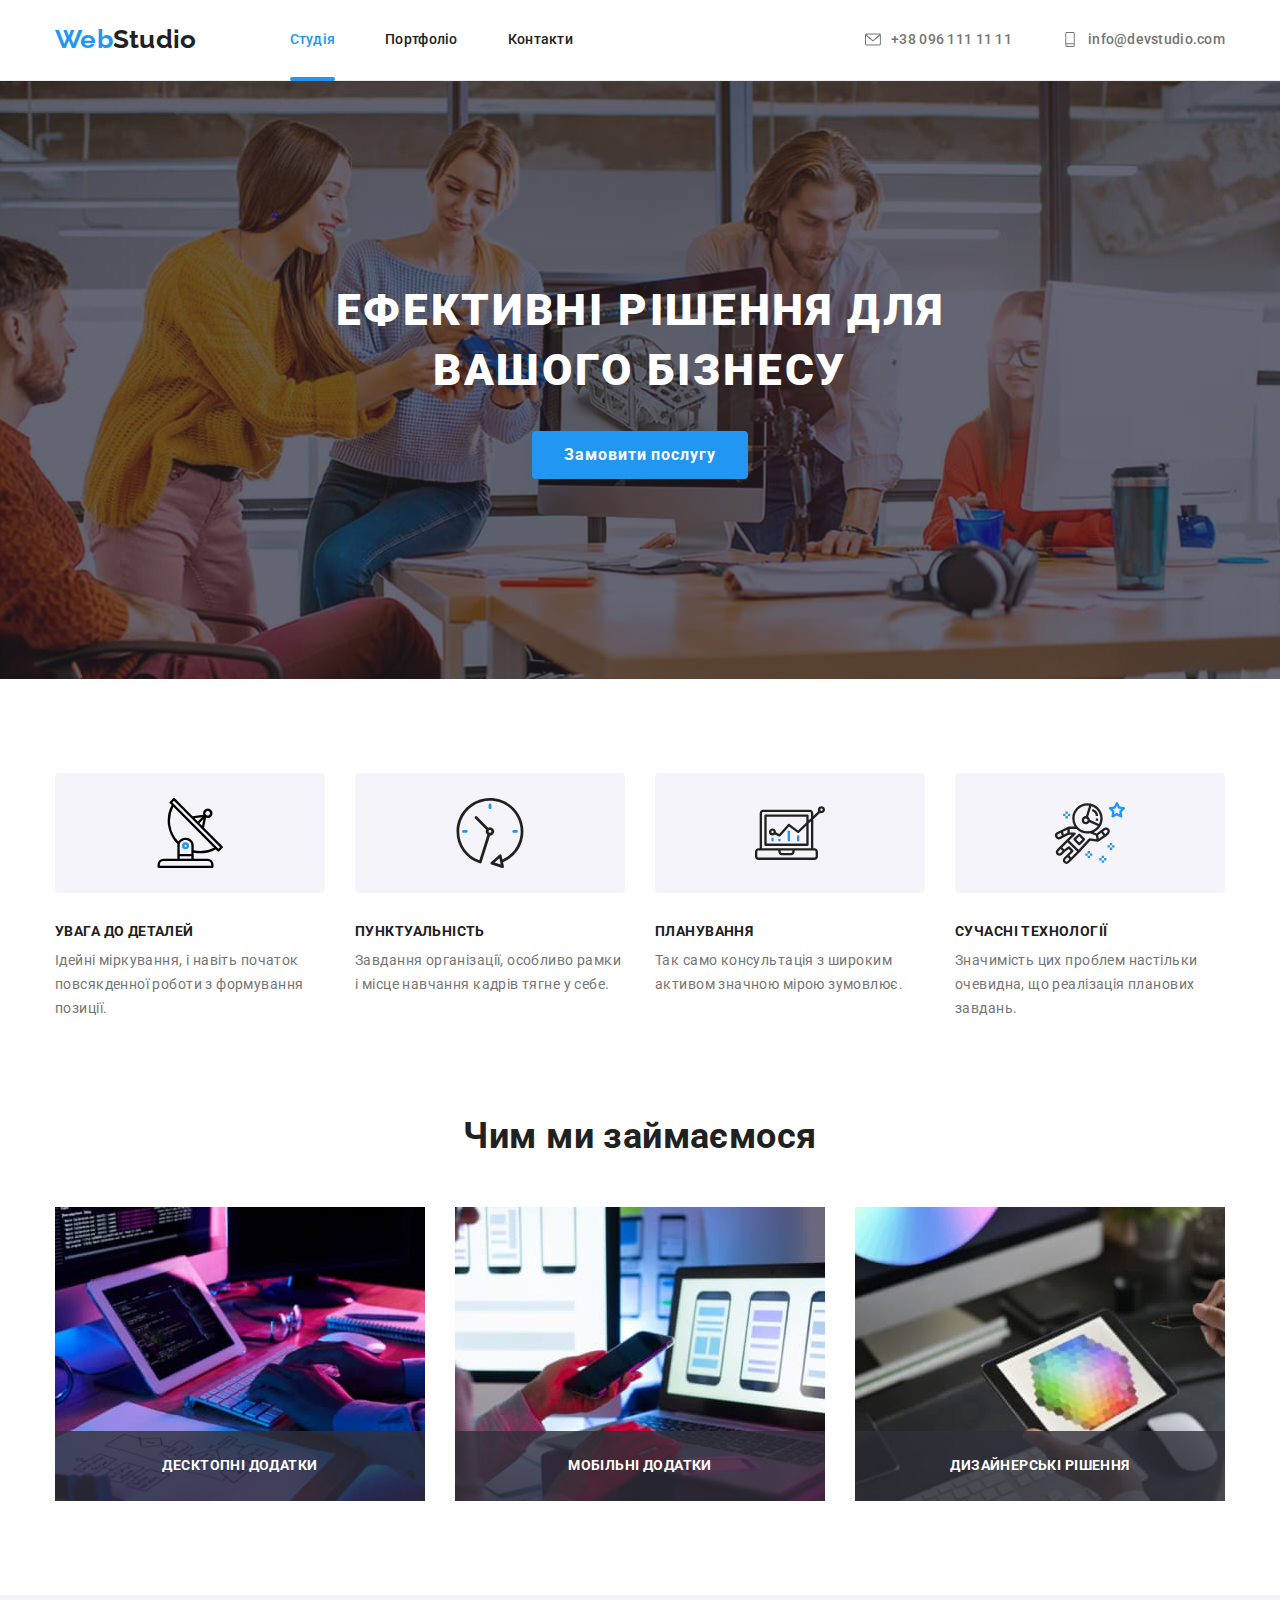
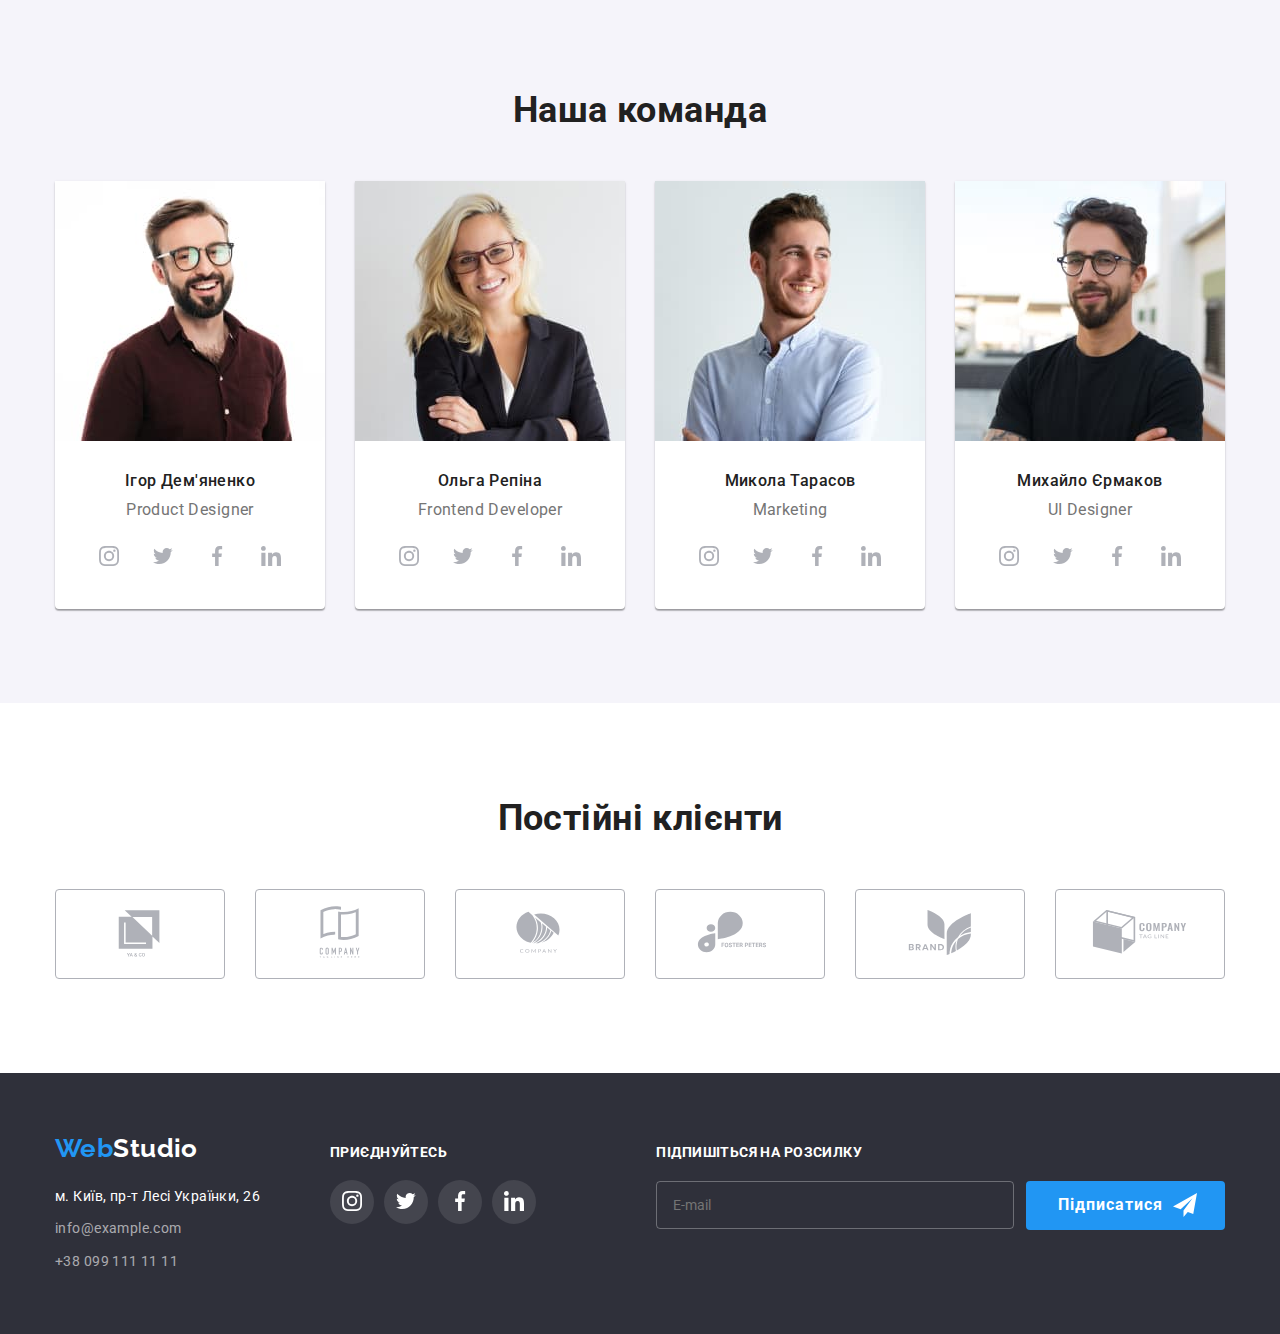
<file: index.html>
<!DOCTYPE html>
<html lang="ur">

<head>
    <meta charset="UTF-8">
    <meta http-equiv="X-UA-Compatible" container="IE=edge">
    <meta name="viewport" container="width=device-width, initial-scale=1.0">
    <title>Web Studio</title>
    <link rel="preconnect" href="https://fonts.googleapis.com">
    <link rel="preconnect" href="https://fonts.gstatic.com" crossorigin>
    <link
        href="https://fonts.googleapis.com/css2?family=Raleway:wght@700&family=Roboto:wght@400;500;700;900&display=swap"
        rel="stylesheet">
    <link rel="stylesheet" href="https://cdn.jsdelivr.net/npm/modern-normalize@1.1.0/modern-normalize.min.css" />
    <link rel="stylesheet" href="./css/styles.css">
    <link rel="stylesheet" href="./css/main.min.css">
</head>

<body>
    <!-- header -->
    <header class="header">
        <div class="container">
            <nav class="header-nav">
                <a class="logo-header link" href="./index.html">Web<span>Studio</span></a>
                <ul class="header-links list">
                    <li class="header-nav-item"><a class="header-nav link current" href="./index.html">Студія</a></li>
                    <li class="header-nav-item"><a class="header-nav link" href="./portfolio.html">Портфоліо</a></li>
                    <li class="header-nav-item"><a class="header-nav link" href="#">Контакти</a></li>
                </ul>
            </nav>
            <ul class="header-contacts list">
                <li class="header-contacts item">
                    <a class="nav-contact link" href="tel:+380961111111"><svg lang="en" aria-label="icon envelope"
                            class="nav-icon" width="16" height="15">
                            <use href="./images/icons.svg#icon-envelope"></use>
                        </svg>+38 096 111 11 11 </a>
                </li>
                <li class="header-contacts item"><a class="nav-contact link" href="mailto:info@devstudio.com"><svg
                            lang="en" aria-label="icon smartphone" class="nav-icon" width="16" height="15">
                            <use href="./images/icons.svg#icon-smartphone"></use>
                        </svg>info@devstudio.com</a></li>
            </ul>
        </div>
    </header>
    <main class="">
        <!-- герой -->
        <section class="hero section">
            <div class="container">
                <h1 class="hero-title">Ефективні рішення для вашого бізнесу</h1>
                <button class="button" type="button" data-modal-open>Замовити послугу</button>
            </div>
        </section>
        <!-- переваги -->
        <section class="features section">
            <div class="features container">
                <h2 class="visually-hidden">Переваги</h2>
                <ul class="features-list list">
                    <li class="features-list-item">
                        <div class="icon-wrapper">
                            <svg lang="en" aria-label="icon telescope" class="features-icon" width="70" height="70">
                                <use href="./images/icons.svg#icon-telescope"></use>
                            </svg>
                        </div>
                        <h3 class="features-title">Увага до деталей</h3>
                        <p class="features-text">Ідейні міркування, і навіть початок повсякденної роботи з формування
                            позиції.</p>
                    </li>
                    <li class="features-list-item">
                        <div class="icon-wrapper">
                            <svg lang="en" aria-label="icon clock" class="features-icon" width="70" height="70">
                                <use href="./images/icons.svg#icon-clock"></use>
                            </svg>
                        </div>
                        <h3 class="features-title">Пунктуальність</h3>
                        <p class="features-text">Завдання організації, особливо рамки і місце навчання кадрів тягне у
                            себе.</p>
                    </li>
                    <li class="features-list-item">
                        <div class="icon-wrapper">
                            <svg lang="en" aria-label="icon diagram" class="features-icon" width="70" height="70">
                                <use href="./images/icons.svg#icon-diagram"></use>
                            </svg>
                        </div>
                        <h3 class="features-title">Планування</h3>
                        <p class="features-text">Так само консультація з широким активом значною мірою зумовлює.</p>
                    </li>
                    <li class="features-list-item">
                        <div class="icon-wrapper">
                            <svg lang="en" aria-label="icon astronaut" class="features-icon" width="70" height="70">
                                <use href="./images/icons.svg#icon-astronaut"></use>
                            </svg>
                        </div>
                        <h3 class="features-title">Сучасні технології</h3>
                        <p class="features-text">Значимість цих проблем настільки очевидна, що реалізація планових
                            завдань.</p>
                    </li>
                </ul>
            </div>
        </section>
        <!-- Чим ми займаємося -->
        <section class="section">
            <div class="examples container">
                <h2 class="examples-title">Чим ми займаємося</h2>
                <ul class="examples-list list">
                    <li class="examples-img-item">
                        <div class="examples-overlay">
                            <p class="overlay-text">Десктопні додатки</p>
                        </div>
                        <img class="examples-img" src="./images/desktop.jpg" alt="Компьютер" width="370">
                    </li>
                    <li class="examples-img-item">
                        <div class="examples-overlay">
                            <p class="overlay-text">Мобільні додатки</p>
                        </div>
                        <img class="examples-img" src="./images/smartphone.jpg" alt="Смартфон" width="370">
                    </li>
                    <li class="examples-img-item">
                        <div class="examples-overlay">
                            <p class="overlay-text">Дизайнерські рішення</p>
                        </div>
                        <img class="examples-img" src="./images/leptop.jpg" alt="Планшет" width="370">
                    </li>
                </ul>
            </div>
        </section>
        <!-- команда -->
        <section class="team section">
            <div class="examples  container">
                <h2 class="team__title">Наша команда</h2>
                <ul class="team__list list">
                    <li class="team__card">
                        <img class="team__img" src="./images/team_card_designer.jpg" alt="Карточка работника_дизайнер"
                            width="270">
                        <h3 class="team__member">Ігор Дем'яненко</h3>
                        <p class="team__position">Product Designer</p>
                        <ul class="socialmedia-list list">
                            <li class="socialmedia-list__item">
                                <a class="socialmedia-list__link link">
                                    <svg lang="en" aria-label="icon instagram" class="socialmedia-list__icon" width="20"
                                        height="20">
                                        <use href="./images/icons.svg#icon-instagram"></use>
                                    </svg>
                                </a>
                            </li>
                            <li class="socialmedia-list__item">
                                <a class="socialmedia-list__link link">
                                    <svg lang="en" aria-label="icon twitter" class="socialmedia-list__icon" width="20"
                                        height="20">
                                        <use href="./images/icons.svg#icon-twitter"></use>
                                    </svg>
                                </a>
                            </li>
                            <li class="socialmedia-list__item">
                                <a class="socialmedia-list__link link">
                                    <svg lang="en" aria-label="icon facebook" class="socialmedia-list__icon" width="20"
                                        height="20">
                                        <use href="./images/icons.svg#icon-facebook"></use>
                                    </svg>
                                </a>
                            </li>
                            <li class="socialmedia-list__item">
                                <a class="socialmedia-list__link link">
                                    <svg lang="en" aria-label="icon linkedin" class="socialmedia-list__icon" width="20"
                                        height="20">
                                        <use href="./images/icons.svg#icon-linkedin"></use>
                                    </svg>
                                </a>
                            </li>
                        </ul>
                    </li>
                    <li class="team__card">
                        <img class="team__img" src="./images/team_card_developer.jpg"
                            alt="Карточка работника__разработчик" width="270">
                        <h3 class="team__member">Ольга Репіна</h3>
                        <p class="team__position">Frontend Developer</p>
                        <ul class="socialmedia-list list">
                            <li class="socialmedia-list__item">
                                <a class="socialmedia-list__link link">
                                    <svg class="socialmedia-list__icon" width="20" height="20">
                                        <use href="./images/icons.svg#icon-instagram"></use>
                                    </svg>
                                </a>
                            </li>
                            <li class="socialmedia-list__item">
                                <a class="socialmedia-list__link link">
                                    <svg class="socialmedia-list__icon" width="20" height="20">
                                        <use href="./images/icons.svg#icon-twitter"></use>
                                    </svg>
                                </a>
                            </li>
                            <li class="socialmedia-list__item">
                                <a class="socialmedia-list__link link">
                                    <svg class="socialmedia-list__icon" width="20" height="20">
                                        <use href="./images/icons.svg#icon-facebook"></use>
                                    </svg>
                                </a>
                            </li>
                            <li class="socialmedia-list__item">
                                <a class="socialmedia-list__link link">
                                    <svg class="socialmedia-list__icon" width="20" height="20">
                                        <use href="./images/icons.svg#icon-linkedin"></use>
                                    </svg>
                                </a>
                            </li>
                        </ul>
                    </li>
                    <li class="team__card">
                        <img class="team__img" src="./images/team_card_marketing.jpg" alt="Карточка работника_маркетинг"
                            width="270">
                        <h3 class="team__member">Микола Тарасов</h3>
                        <p class="team__position">Marketing</p>
                        <ul class="socialmedia-list list">
                            <li class="socialmedia-list__item">
                                <a class="socialmedia-list__link link">
                                    <svg class="socialmedia-list__icon" width="20" height="20">
                                        <use href="./images/icons.svg#icon-instagram"></use>
                                    </svg>
                                </a>
                            </li>
                            <li class="socialmedia-list__item">
                                <a class="socialmedia-list__link link">
                                    <svg lang="en" aria-label="icon-twitter" class="socialmedia-list__icon" width="20"
                                        height="20">
                                        <use href="./images/icons.svg#icon-twitter"></use>
                                    </svg>
                                </a>
                            </li>
                            <li class="socialmedia-list__item">
                                <a class="socialmedia-list__link link">
                                    <svg lang="en" aria-label="icon-facebook" class="socialmedia-list__icon" width="20"
                                        height="20">
                                        <use href="./images/icons.svg#icon-facebook"></use>
                                    </svg>
                                </a>
                            </li>
                            <li class="socialmedia-list__item">
                                <a class="socialmedia-list__link link">
                                    <svg lang="en" aria-label="icon-linkedin" class="socialmedia-list__icon" width="20"
                                        height="20">
                                        <use href="./images/icons.svg#icon-linkedin"></use>
                                    </svg>
                                </a>
                            </li>
                        </ul>
                    </li>
                    <li class="team__card">
                        <img class="team__img" src="./images/team_card_ui.jpg" alt="Карточка работника" width="270">
                        <h3 class="team__member">Михайло Єрмаков</h3>
                        <p class="team__position">UI Designer</p>
                        <ul class="socialmedia-list list">
                            <li class="socialmedia-list__item">
                                <a class="socialmedia-list__link link">
                                    <svg lang="en" aria-label="icon-instagram" class="socialmedia-list__icon" width="20"
                                        height="20">
                                        <use href="./images/icons.svg#icon-instagram"></use>
                                    </svg>
                                </a>
                            </li>
                            <li class="socialmedia-list__item">
                                <a class="socialmedia-list__link link">
                                    <svg lang="en" aria-label="icon-twitter" class="socialmedia-list__icon" width="20"
                                        height="20">
                                        <use href="./images/icons.svg#icon-twitter"></use>
                                    </svg>
                                </a>
                            </li>
                            <li class="socialmedia-list__item">
                                <a class="socialmedia-list__link link">
                                    <svg lang="en" aria-label="icon-facebook" class="socialmedia-list__icon" width="20"
                                        height="20">
                                        <use href="./images/icons.svg#icon-facebook"></use>
                                    </svg>
                                </a>
                            </li>
                            <li class="socialmedia-list__item">
                                <a class="socialmedia-list__link link">
                                    <svg lang="en" aria-label="icon-linkedin" class="socialmedia-list__icon" width="20"
                                        height="20">
                                        <use href="./images/icons.svg#icon-linkedin"></use>
                                    </svg>
                                </a>
                            </li>
                        </ul>
                    </li>
                </ul>
            </div>
        </section>
        <section class="clients section">
            <h2 class="clients-title">Постійні клієнти</h2>
            <div class="container">
                <ul class="clients-list list">
                    <li class="clients-item">
                        <a href="clients-item-link">
                            <svg class="clients-item-logo" width="106" hidth="60">
                                <use href="./images/icons.svg#icon-union"></use>
                            </svg>
                        </a>
                    </li>
                    <li class="clients-item">
                        <a href="">
                            <svg class="clients-item-logo" width="106" hidth="60">
                                <use href="./images/icons.svg#icon-logo"></use>
                            </svg>
                        </a>
                    </li>
                    <li class="clients-item">
                        <a href="">
                            <svg class="clients-item-logo" width="106" hidth="60">
                                <use href="./images/icons.svg#icon-company"></use>
                            </svg>
                        </a>
                    </li>
                    <li class="clients-item">
                        <a href="">
                            <svg class="clients-item-logo" width="106" hidth="60">
                                <use href="./images/icons.svg#icon-foster"></use>
                            </svg>
                        </a>
                    </li>
                    <li class="clients-item">
                        <a href="">
                            <svg class="clients-item-logo" width="106" hidth="60">
                                <use href="./images/icons.svg#icon-brand"></use>
                            </svg>
                        </a>
                    </li>
                    <li class="clients-item">
                        <a href="">
                            <svg class="clients-item-logo" width="106" hidth="60">
                                <use href="./images/icons.svg#icon-tag"></use>
                            </svg>
                        </a>
                    </li>
                </ul>
            </div>
        </section>
    </main>
    </div>
    <!-- футер -->
    <footer>
        <div class="footer">
            <div class="container">
                <div class="footer__left">
                    <a class="footer__logo link" href="./index.html">Web<span>Studio</span></a>
                    <address class="address">
                        <ul class="footer-adress list">
                            <li class="footer-location-item"><a class="footer-location link"
                                    href="https://goo.gl/maps/E31LjMS4C6WuwfjZA" target="_blank"
                                    rel="noopener nofollow noreferrer">м. Київ, пр-т Лесі Українки, 26</a></li>
                            <li class="footer-contact-item"><a class="footer-contact link"
                                    href="mailto:info@example.com">info@example.com</a></li>
                            <li class="footer-contact item"><a class="footer-contact link" href="tel:+380961111111">+38
                                    099 111 11 11</a></li>
                        </ul>
                    </address>
                </div>
                <div class="right">
                    <p class="fotter-right-title">приєднуйтесь</p>
                    <ul class="socialmedia-list list">
                        <li class="socialmedia-list__item fotter">
                            <a class="socialmedia__link link">
                                <svg lang="en" aria-level="icon instagram" class="footer-socialmedia-icon" width="20"
                                    height="20">
                                    <use href="./images/icons.svg#icon-instagram"></use>
                                </svg>
                            </a>
                        </li>
                        <li class="socialmedia-list__item fotter">
                            <a class="socialmedia__link link">
                                <svg lang="en" aria-level="icon twitter" class="footer-socialmedia-icon" width="20"
                                    height="20">
                                    <use href="./images/icons.svg#icon-twitter"></use>
                                </svg>
                            </a>
                        </li>
                        <li class="socialmedia-list__item fotter">
                            <a class="socialmedia__link link">
                                <svg lang="en" aria-level="icon facebook" class="footer-socialmedia-icon" width="20"
                                    height="20">
                                    <use href="./images/icons.svg#icon-facebook"></use>
                                </svg>
                            </a>
                        </li>
                        <li class="socialmedia-list__item fotter">
                            <a class="socialmedia__link link">
                                <svg lang="en" aria-level="icon linkedin" class="footer-socialmedia-icon" width="20"
                                    height="20">
                                    <use href="./images/icons.svg#icon-linkedin"></use>
                                </svg>
                            </a>
                        </li>
                    </ul>
                </div>
                <div class="footer-form-wrapper">
                    <p class="form-title">Підпишіться на розсилку</p>
                    <form class="footer-form">
                        <label name="user_email" for="">
                            <input type="email" placeholder="E-mail" class="form-email">
                        </label>
                        <button type="submit" class="button">Підписатися <svg class="footer-icon-send" width="24"
                                height="24">
                                <use href="./images/icons.svg#icon-send"></use>
                            </svg>
                        </button>
                    </form>
                </div>
            </div>
        </div>
    </footer>
    <div class=" backdrop is-hidden" data-modal>
        <div class="modal">
            <button type="button" class="modal-close-btn" data-modal-close><svg width="18" height="18">
                    <use href="./images/icons.svg#icon-close"></use>
                </svg>
            </button>
            <p class="modal-form-title">Залиште свої дані, ми вам передзвонимо</p>
            <form class="modal-form-active">
                <label class="form-label">
                    <span class="modal-form-label-desc">Ім'я</span>
                    <span class="modal-form-input-wrapper">
                        <input type="text" class="modal-form-input" required pattern="[a-zA-Za-яА-ЯїЇ']+"
                            name="user_name" minlength="2">
                        <svg class="form-icon" width="18" height="18">
                            <use href="./images/icons.svg#icon-person"></use>
                        </svg>
                    </span>
                </label>
                <label class="form-label">
                    <span class="modal-form-label-desc">Телефон</span>
                    <span class="modal-form-input-wrapper">
                        <input type="tel" class="modal-form-input" required
                            pattern="[0-9]{3}-[0-9]{3}-[0-9]{2}-[0-9]{2}" title="xxx-xxx-xx-xx" name="user_phone">
                        <svg class="form-icon" width="18" height="18">
                            <use href="./images/icons.svg#icon-phone"></use>
                        </svg>
                    </span>
                </label>
                <label class="form-label">
                    <span class="modal-form-label-desc">Пошта</span>
                    <span class="modal-form-input-wrapper">
                        <input type="email" class="modal-form-input" required name="user_mail">
                        <svg class="form-icon" width="18" height="18">
                            <use href="./images/icons.svg#icon-email"></use>
                        </svg>
                    </span>
                </label>
                <label class="form-label">
                    <span class="modal-form-label-desc">Коментар</span>
                    <textarea class="modal-form-input textarea" placeholder="Введіть текст"
                        name="user_coment"></textarea>
                </label>
                <label class="modal-form-checkbox-field">
                    <input class="modal-form-checkbox" type="checkbox" name="user_policy" required>
                    <svg class="form-icon-checkbox" width="16" height="15">
                        <use class="form-icon-checkbox-icon" href="./images/icons.svg#icon-check"></use>
                    </svg> Погоджуюся з розсилкою та приймаю&nbsp;<a href="" class="modal-terms">Умови договору</a>
                </label>
                <button type="submit" class="button form">Відправити</button>
            </form>
        </div>
    </div>
    <script src="./js/modal.js"></script>
</body>

</html>
</file>
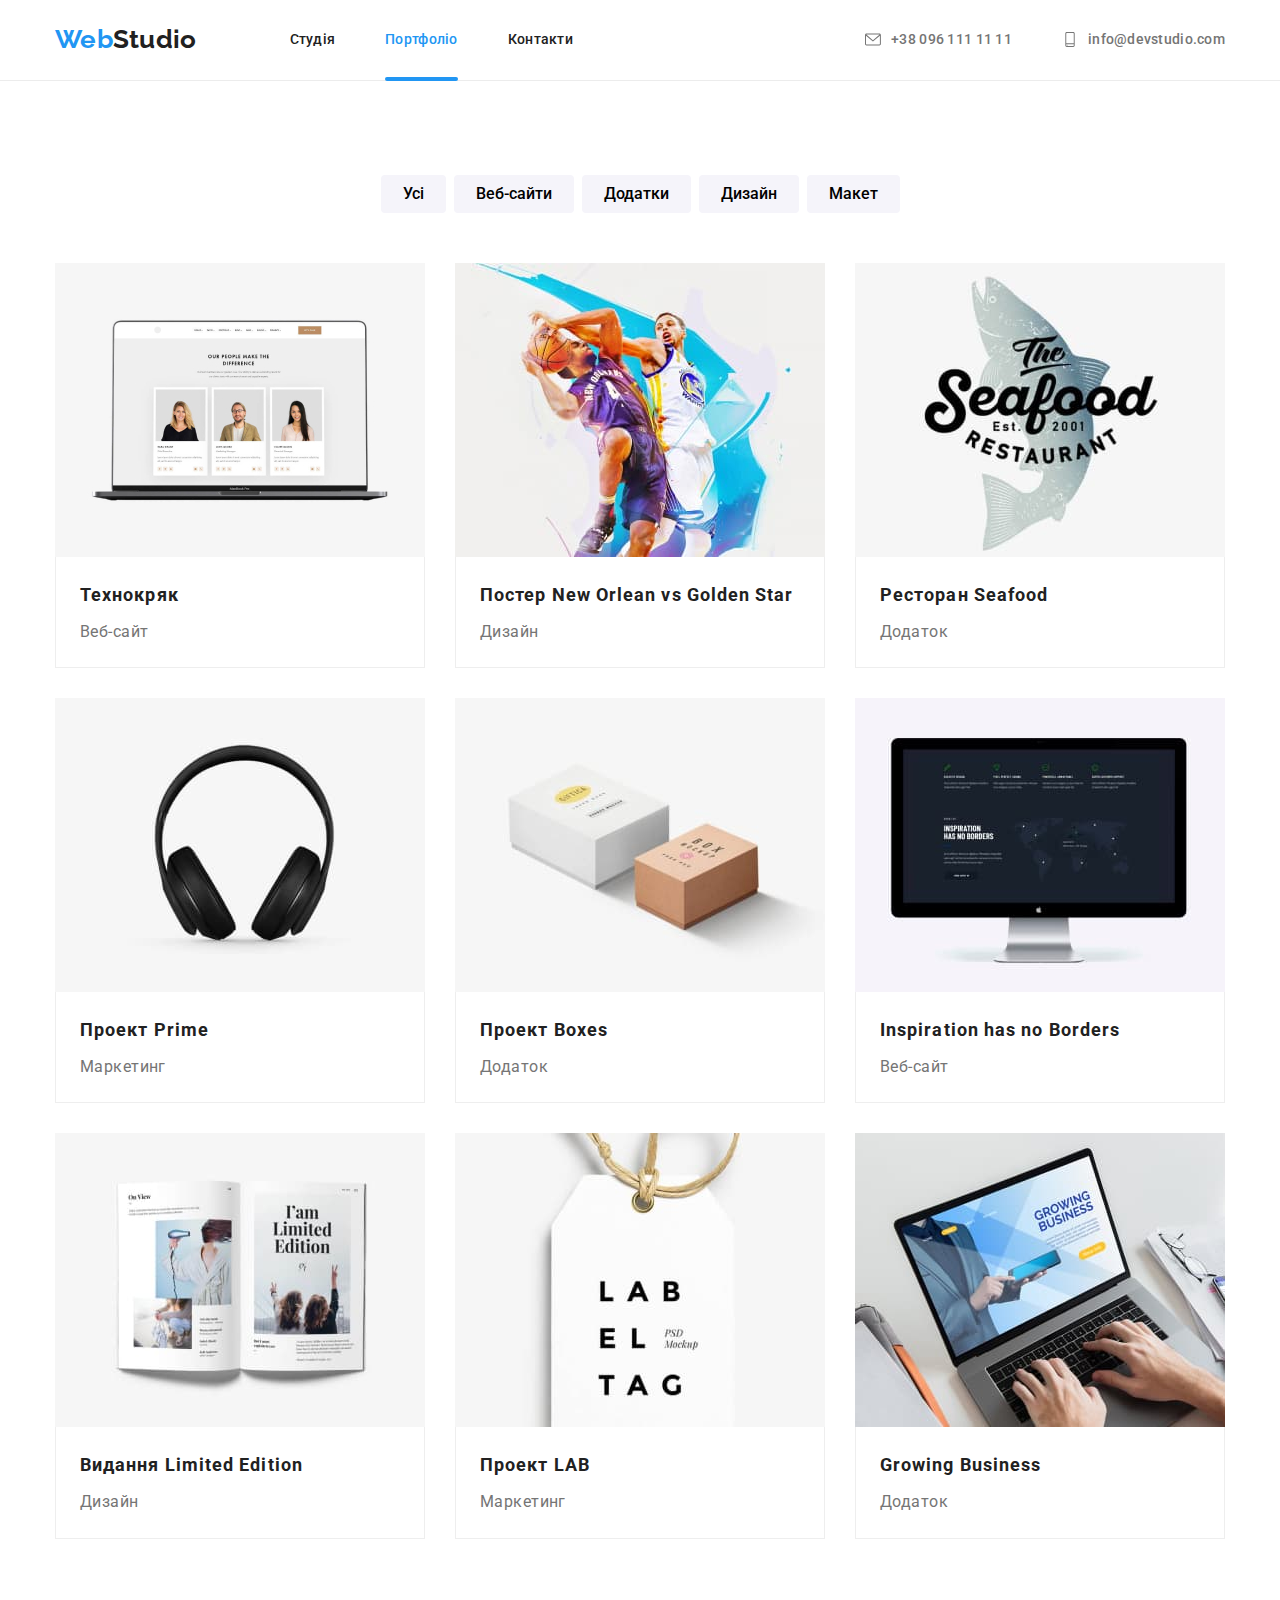
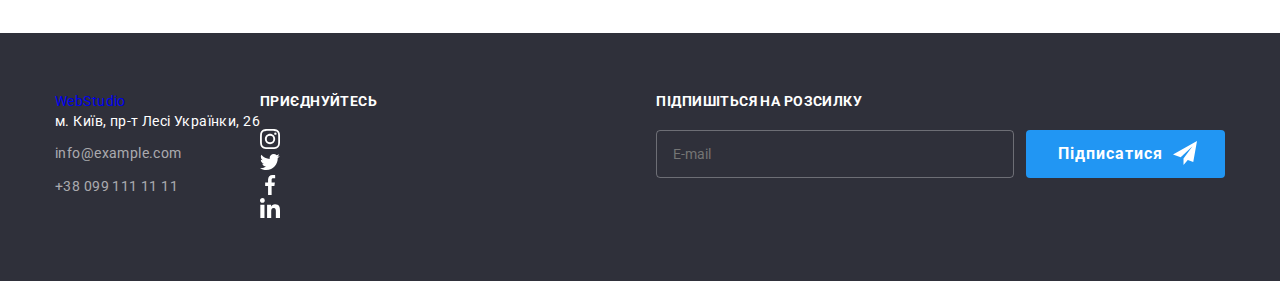
<file: portfolio.html>
<!DOCTYPE html>
<html lang="ru">

<head>
    <meta charset="UTF-8">
    <meta http-equiv="X-UA-Compatible" content="IE=edge">
    <meta name="viewport" content="width=device-width, initial-scale=1.0">
    <title>Portfolio</title>
    <link rel="preconnect" href="https://fonts.googleapis.com">
    <link rel="preconnect" href="https://fonts.gstatic.com" crossorigin>
    <link
        href="https://fonts.googleapis.com/css2?family=Raleway:wght@700&family=Roboto:wght@400;500;700;900&display=swap"
        rel="stylesheet">
    <link rel="stylesheet" href="https://cdn.jsdelivr.net/npm/modern-normalize@1.1.0/modern-normalize.min.css">
    <link rel="stylesheet" href="./css/styles.css">
    <link rel="stylesheet" href="./css/main.min.css">
</head>

<body>
    <!-- header -->
    <header class="header">
        <div class="container">
            <nav class="header-nav">
                <a class="logo-header link" href="./index.html">Web<span>Studio</span></a>
                <ul class="header-links list">
                    <li class="header-nav-item"><a class="header-nav link " href="./index.html">Студія</a></li>
                    <li class="header-nav-item"><a class="header-nav link current" href="./portfolio.html">Портфоліо</a>
                    </li>
                    <li class="header-nav-item"><a class="header-nav link" href="#">Контакти</a></li>
                </ul>
            </nav>
            <ul class="header-contacts list">
                <li class="header-contacts item">
                    <a class="nav-contact link" href="tel:+380961111111"><svg lang="en" aria-label="icon envelope"
                            class="nav-icon" width="16" height="15">
                            <use href="./images/icons.svg#icon-envelope"></use>
                        </svg>+38 096 111 11 11 </a>
                </li>
                <li class="header-contacts item"><a lang="en" aria-label="icon smartphone" class="nav-contact link"
                        href="mailto:info@devstudio.com"><svg class="nav-icon" width="16" height="15">
                            <use href="./images/icons.svg#icon-smartphone"></use>
                        </svg>info@devstudio.com</a></li>
            </ul>
        </div>
    </header>
    <main>
        <section class="section">
            <div class="projects container">
                <h1 class="visually-hidden">Buttons list</h1>
                <ul class="projects__buttons-filter list">
                    <li><button class="projects__buttons-filter-item" type="button">Усі</button> </li>
                    <li><button class="projects__buttons-filter-item" type="button">Веб-сайти</button> </li>
                    <li><button class="projects__buttons-filter-item" type="button">Додатки</button> </li>
                    <li><button class="projects__buttons-filter-item" type="button">Дизайн</button> </li>
                    <li><button class="projects__buttons-filter-item" type="button">Макет</button> </li>
                </ul>
                <h2 class="visually-hidden">Проекти</h2>
                <ul class="projects__list list">
                    <li>
                        <a href="" class="projects__link link">
                            <div class="projects__wrapper">
                                <img src="./images/site.jpg" alt="зображення веб-сайта" width="370">
                                <p class="projects__overlay">Ресурс пропонує комплексні пропозиції з різним рівнем
                                    функціоналу та це дозволить відвідувачу отримати вичерпні відомості про компанію чи
                                    приватну особу. </p>
                            </div>
                            <div class="project__description">
                                <h3 class="projects__title">Технокряк</h3>
                                <p class="projects__text">Веб-сайт</p>
                            </div>
                        </a>
                    </li>
                    <li>
                        <a href="" class="projects__link link">
                            <div class="projects__wrapper">
                                <img src="./images/poster.jpg" alt="постер" width="370">
                                <p class="projects__overlay">Ресурс пропонує комплексні пропозиції з різним рівнем
                                    функціоналу та це дозволить відвідувачу отримати вичерпні відомості про компанію чи
                                    приватну особу. </p>
                            </div>
                            <div class="project__description">
                                <h3 class="projects__title">Постер New Orlean vs Golden Star</h3>
                                <p class="projects__text">Дизайн</p>
                            </div>
                        </a>
                    </li>
                    <li>
                        <a href="" class="projects__link link">
                            <div class="projects__wrapper">
                                <img src="./images/restaurant.jpg" alt="банер ресторана" width="370">
                                <p class="projects__overlay">Ресурс пропонує комплексні пропозиції з різним рівнем
                                    функціоналу та це дозволить відвідувачу отримати вичерпні відомості про компанію чи
                                    приватну особу. </p>
                            </div>
                            <div class="project__description">
                                <h3 class="projects__title">Ресторан Seafood</h3>
                                <p class="projects__text">Додаток</p>
                            </div>
                        </a>
                    </li>
                    <li>
                        <a href="" class="projects__link link">
                            <div class="projects__wrapper">
                                <img src="./images/prime.jpg" alt="наушники" width="370">
                                <p class="projects__overlay">Ресурс пропонує комплексні пропозиції з різним рівнем
                                    функціоналу та це дозволить відвідувачу отримати вичерпні відомості про компанію чи
                                    приватну особу. </p>
                            </div>
                            <div class="project__description">
                                <h3 class="projects__title">Проект Prime</h3>
                                <p class="projects__text">Маркетинг</p>
                            </div>
                        </a>
                    </li>
                    <li>
                        <a href="" class="projects__link link">
                            <div class="projects__wrapper">
                                <img src="./images/boxes.jpg" alt="коробки" width="370">
                                <p class="projects__overlay">Ресурс пропонує комплексні пропозиції з різним рівнем
                                    функціоналу та це дозволить відвідувачу отримати вичерпні відомості про компанію чи
                                    приватну особу. </p>
                            </div>
                            <div class="project__description">
                                <h3 class="projects__title">Проект Boxes</h3>
                                <p class="projects__text">Додаток</p>
                            </div>
                        </a>
                    </li>
                    <li>
                        <a href="" class="projects__link link">
                            <div class="projects__wrapper">
                                <img src="./images/screen.jpg" alt="монитор" width="370">
                                <p class="projects__overlay">Ресурс пропонує комплексні пропозиції з різним рівнем
                                    функціоналу та це дозволить відвідувачу отримати вичерпні відомості про компанію чи
                                    приватну особу. </p>
                            </div>
                            <div class="project__description">
                                <h3 class="projects__title">Inspiration has no Borders</h3>
                                <p class="projects__text">Веб-сайт</p>
                            </div>
                        </a>
                    </li>
                    <li>
                        <a href="" class="projects__link link">
                            <div class="projects__wrapper">
                                <img src="./images/book.jpg" alt="книга" width="370">
                                <p class="projects__overlay">Ресурс пропонує комплексні пропозиції з різним рівнем
                                    функціоналу та це дозволить відвідувачу отримати вичерпні відомості про компанію чи
                                    приватну особу. </p>
                            </div>
                            <div class="project__description">
                                <h3 class="projects__title">Видання Limited Edition</h3>
                                <p class="projects__text">Дизайн</p>
                            </div>
                        </a>
                    </li>
                    <li>
                        <a href="" class="projects__link link">
                            <div class="projects__wrapper">
                                <img src="./images/label.jpg" alt="этикетка" width="370">
                                <p class="projects__overlay">Ресурс пропонує комплексні пропозиції з різним рівнем
                                    функціоналу та це дозволить відвідувачу отримати вичерпні відомості про компанію чи
                                    приватну особу. </p>
                            </div>
                            <div class="project__description">
                                <h3 class="projects__title">Проект LAB</h3>
                                <p class="projects__text">Маркетинг</p>
                            </div>
                        </a>
                    </li>
                    <li>
                        <a href="" class="projects__link link">
                            <div class="projects__wrapper">
                                <img src="./images/notebook.jpg" alt="ноутбук" width="370">
                                <p class="projects__overlay">Ресурс пропонує комплексні пропозиції з різним рівнем
                                    функціоналу та це дозволить відвідувачу отримати вичерпні відомості про компанію чи
                                    приватну особу. </p>
                            </div>
                            <div class="project__description">
                                <h3 class="projects__title">Growing Business</h3>
                                <p class="projects__text">Додаток</p>
                            </div>
                        </a>
                    </li>
                </ul>
            </div>
        </section>
    </main>
    <footer>
        <div class="footer">
            <div class="container">
                <div class="left">
                    <a class="logo-fotter link" href="./index.html">Web<span>Studio</span></a>
                    <address class="address">
                        <ul class="footer-adress list">
                            <li class="footer-location-item"><a class="footer-location link"
                                    href="https://goo.gl/maps/E31LjMS4C6WuwfjZA" target="_blank"
                                    rel="noopener nofollow noreferrer">м. Київ, пр-т Лесі Українки, 26</a></li>
                            <li class="footer-contact-item"><a class="footer-contact link"
                                    href="mailto:info@example.com">info@example.com</a></li>
                            <li class="footer-contact item"><a class="footer-contact link" href="tel:+380961111111">+38
                                    099 111 11 11</a></li>
                        </ul>
                    </address>
                </div>
                <div class="right">
                    <p class="fotter-right-title">приєднуйтесь</p>
                    <ul class="team-socialmedia-list list">
                        <li class="team-socialmedia-list-item fotter">
                            <a class="team-socialmedia-link link">
                                <svg lang="en" aria-level="icon instagram" class="footer-socialmedia-icon" width="20"
                                    height="20">
                                    <use href="./images/icons.svg#icon-instagram"></use>
                                </svg>
                            </a>
                        </li>
                        <li class="team-socialmedia-list-item fotter">
                            <a class="team-socialmedia-link link">
                                <svg lang="en" aria-level="icon twitter" class="footer-socialmedia-icon" width="20"
                                    height="20">
                                    <use href="./images/icons.svg#icon-twitter"></use>
                                </svg>
                            </a>
                        </li>
                        <li class="team-socialmedia-list-item fotter">
                            <a class="team-socialmedia-link link">
                                <svg lang="en" aria-level="icon facebook" class="footer-socialmedia-icon" width="20"
                                    height="20">
                                    <use href="./images/icons.svg#icon-facebook"></use>
                                </svg>
                            </a>
                        </li>
                        <li class="team-socialmedia-list-item fotter">
                            <a class="team-socialmedia-link link">
                                <svg lang="en" aria-level="icon linkedin" class="footer-socialmedia-icon" width="20"
                                    height="20">
                                    <use href="./images/icons.svg#icon-linkedin"></use>
                                </svg>
                            </a>
                        </li>
                    </ul>
                </div>
                <div class="footer-form-wrapper">
                    <p class="form-title">Підпишіться на розсилку</p>
                    <form class="footer-form">
                        <label name="user_email" for="">
                            <input type="email" placeholder="E-mail" class="form-email">
                        </label>
                        <button type="submit" class="button">Підписатися <svg class="footer-icon-send" width="24"
                                height="24">
                                <use href="./images/icons.svg#icon-send"></use>
                            </svg>
                        </button>
                    </form>
                </div>
            </div>
        </div>
    </footer>
</body>

</html>
</file>
<file: css/styles.css>
/* :root {
    --accent-color: #2196F3;
    --accent-btn-color: #188CE8;
    --text: #757575;
    --white: #FFFFFF;
    --maine: #212121;
    --background-secondary-color: #F5F4FA;
    --primery-font-family: Roboto, sans-serif;
    --background-color-dark: #2F303A;
    --header-border: #ECECEC;
    --border-color: #EEEEEE;
    --bgc: #AFB1B8;
    --transition-time: 250ms;
    --transition-timing-function: cubic-bezier(0.4, 0, 0.2, 1);
} */

/* body {
    font-family: var(--primery-font-family);
    color: var(--text);
    background-color: var(--white);
    font-size: 14px;
    letter-spacing: 0.03em;
}

h1,
h2,
h3,
h4,
p {
    margin-top: 0;
    margin-bottom: 0;
}

ul,
ol {
    margin-top: 0;
    margin-bottom: 0;
    padding-left: 0;
}

img {
    display: block;
    max-width: 100%;
    height: auto;
}

button, a {
    cursor: pointer;
}

.section {
    padding-top: 94px;
    padding-bottom: 94px;
}

.link {
    text-decoration: none;

}

.list {
    list-style: none;
    padding: 0;
    margin: 0;
} */

/* .header-nav.current {
    color: var(--accent-color);
} */

/* !!!------------------container!!!------------------ */
/* .container {
    width: 1200px;
    margin-left: auto;
    margin-right: auto;
    padding-left: 15px;
    padding-right: 15px;
} */

/* !!!------------------header!!!------------------ */
/* .logo-header {
    color: var(--accent-color);
    margin: 24px 93px 25px auto;
    font-family: 'Raleway';
    font-weight: 700;
    font-size: 26px;
    line-height: 1.19;
}

.logo-header>span {
    color: var(--maine);
    font-family: 'Raleway';
    font-weight: 700;
    font-size: 26px;
    line-height: 1.19;
}

.header-nav {
    display: flex;

    color: var(--maine);
    font-weight: 500;
    line-height: 1.14;
    letter-spacing: 0.02em;
    transition: color var(--transition-time) var(--transition-timing-function);
}

.header-links.list {
    display: flex;
    column-gap: 50px;
}

.header-nav-item {
    position: relative;
}

.current::after {
    display: inline-block;
    position: absolute;
    left: 0;
    bottom: -1px;
    content: ' ';
    width: 100%;
    height: 4px;
    border-radius: 2px;
    background-color: var(--accent-color);
}

.nav-contact {
    color: var(--text);
    font-weight: 500;
    letter-spacing: 0.02em;
    line-height: 1.14;
    transition: color var(--transition-time) var(--transition-timing-function);
}

.nav-contact.link {
    display: flex;
    align-items: center;
    justify-content: center;

    padding-top: 32px;
    padding-bottom: 32px;
}

.header-nav.link {
    display: block;

    padding-top: 32px;
    padding-bottom: 32px;
}

.header>.container {
    display: flex;
    align-items: center;
}

.header-contacts.list {
    display: flex;
    margin-left: auto;
    column-gap: 50px;
}

.header {
    border-bottom: 1px solid var(--header-border);
}

.header-contacts :hover,
.header-contacts :focus,
.header-nav:hover,
.header-nav :focus {
    color: var(--accent-color);
}

.nav-icon {
    margin-right: 10px;
    fill: var(--text);
    transition: fill var(--transition-time) var(--transition-timing-function);
}

.nav-contact:hover .nav-icon,
.nav-contact:focus .nav-icon {
    fill: var(--accent-color);
} */


/* !!!------------------hero!!!------------------ */
/* 
.hero-title {
    color: var(--white);
    width: 696px;
    margin: 0 auto;
    margin-bottom: 30px;

    text-transform: uppercase;
    font-weight: 900;
    font-size: 44px;
    line-height: 1.36;
    letter-spacing: 0.06em;
}

.hero {
    background-color: #C4C4C4;
    text-align: center;
    padding: 200px 0;
    margin-left: auto;
    margin-right: auto;

    background-image: linear-gradient(rgba(47, 48, 58, 0.4), rgba(47, 48, 58, 0.4)), url(../images/hero.jpg);
    background-position: center;
    background-size: cover;
    max-width: 1600px;
} */

/* !!!------------------hero-button!!!------------------ */
/* .button {
    font-family: var(--primery-font-family);
    background-color: var(--accent-color);
    color: var(--white);
    border: var(--accent-color);
    border-radius: 4px;
    padding: 10px 32px;

    font-weight: 700;
    font-size: 16px;
    letter-spacing: 0.06em;
    line-height: 1.8;

    transition: background-color var(--transition-time) var(--transition-timing-function);
}

.button:hover,
.button:focus {
    background-color: var(--accent-btn-color)
} */

/* !!!------------------features!!!------------------ */
/* 
.features {
    padding-bottom: 0;
}

.features-list {
    display: flex;
    gap: 30px;
}

.visually-hidden {
    position: absolute;
    white-space: nowrap;
    width: 1px;
    height: 1px;
    overflow: hidden;
    border: 0;
    padding: 0;
    clip: rect(0 0 0 0);
    clip-path: inset(50%);
    margin: -1px;
}

.features-title {
    color: var(--maine);
    text-transform: uppercase;
    font-style: normal;
    font-weight: 700;
    line-height: 16px;
    margin-bottom: 10px;
    font-size: 14px;
}

.features-text {
    color: var(--text);
    line-height: 1.7;
    width: 270px;

}

.icon-wrapper {
    display: flex;
    align-items: center;
    justify-content: center;
    width: 270px;
    height: 120px;
    border-radius: 4px;
    margin-bottom: 30px;
    background-color: var(--background-secondary-color);
}

/*
 !!!----------------Чим ми займаємося!!!---------------- */
/* .examples-title {
    color: var(--maine);
    font-weight: 700;
    font-size: 36px;
    line-height: 1.17;
    text-align: center;
    margin-bottom: 50px;
}

.examples-list.list {
    position: relative;
    display: flex;
    column-gap: 30px;
}

.examples-img-item {
    position: relative;
}

.overlay-text {
    position: absolute;
    bottom: 20px;
    left: 50%;
    transform: translate(-50%, -50%);
    text-transform: uppercase;
    font-weight: 700;
    text-align: center;
    color: var(--white);
    z-index: 4;
}

.examples-overlay {
    position: absolute;
    width: 100%;
    height: 70px;
    bottom: 0px;
    background-color: rgba(47, 48, 58, 0.8);
} */

/* !!!------------------team!!!------------------ */
/* .team {
    background-color: var(--background-secondary-color);
}

.team-title {
    color: var(--maine);
    margin-bottom: 50px;

    text-align: center;
    font-weight: 700;
    font-size: 36px;
    line-height: 1.17;
}

.team-member {
    color: var(--maine);
    margin-bottom: 10px;

    text-align: center;
    font-size: 16px;
    font-weight: 500;
    line-height: 1.19;
}

.team-position {
    margin-bottom: 16px;

    text-align: center;
    font-weight: 400;
    font-size: 16px;
    line-height: 1.19;
}

.team-card {
    background-color: var(--white);
    box-shadow: 0px 1px 3px rgba(0, 0, 0, 0.12), 0px 1px 1px rgba(0, 0, 0, 0.14), 0px 2px 1px rgba(0, 0, 0, 0.2);
    border-radius: 0px 0px 4px 4px;
}

.team-card-item {
    margin-bottom: 30px;
}

.team-list.list {
    display: flex;
    column-gap: 30px;
}

.team-socialmedia-icon {
    fill: var(--bgc);
    background-color: transparent;
}

.team-socialmedia-list {
    display: flex;
    justify-content: center;
    align-items: center;
    column-gap: 10px;
    margin-bottom: 30px;
}

.team-socialmedia-list-item {
    display: flex;
    align-items: center;
    justify-content: center;
    width: 44px;
    height: 44px;
    border-radius: 50%;
    background-color: transparent;
    transition: background-color var(--transition-time) var(--transition-timing-function),
        fill var(--transition-time) var(--transition-timing-function);
}

.team-socialmedia-list-item:hover,
.team-socialmedia-list-item:focus {
    background-color: var(--accent-color);
}

.team-socialmedia-list-item:hover .team-socialmedia-icon,
.team-socialmedia-list-item:focus .team-socialmedia-icon {
    fill: var(--white);
} */

/* clients */
/* .clients-title {
    font-weight: 700;
    font-size: 36px;
    line-height: 42px;
    text-align: center;
    margin-bottom: 50px;
    color: var(--maine);
}

.clients-list {
    display: flex;
    align-items: center;
    justify-content: center;
    column-gap: 30px;
}

.clients-item {
    display: flex;
    align-items: center;
    justify-content: center;
    width: 170px;
    height: 90px;
    border: 1px solid var(--bgc);
    border-radius: 4px;
    background-color: var(--white);
    transition: border var(--transition-time) var(--transition-timing-function);
}

.clients-item-logo {
    fill: var(--bgc);
    transition: fill var(--transition-time) var(--transition-timing-function);
}

.clients-item:hover,
.clients-item:focus {
    border: 1px solid var(--accent-color);
}

.clients-item:hover .clients-item-logo,
.clients-item:focus .clients-item-logo {
    fill: var(--accent-color);
} */

/* !!!------------------footer!!!------------------ */
/* .footer {
    padding: 60px 0;
    background-color: var(--background-color-dark);
}

.footer>.container {
    display: flex;
    align-items: baseline;
}

.left {
    margin-right: 70px;
}

.footer-form-wrapper {
    margin-left: auto;
}

.footer>.container .logo-fotter {
    font-family: 'Raleway', sans-serif;
    font-weight: 700;
    font-size: 26px;
    line-height: 1.19;
    color: var(--accent-color);
    transition: color var(--transition-time) var(--transition-timing-function);
}

.logo-fotter :hover,
.logo-fotter :focus {
    color: var(--accent-color);
}

.logo-fotter>span {
    font-family: 'Raleway';
    font-weight: 700;
    font-size: 26px;
    line-height: 1.19;
    color: var(--white);
    transition: color var(--transition-time) var(--transition-timing-function);
}

.logo-fotter>span :hover,
.logo-fotter>span :focus {
    color: var(--accent-color);
}

.footer-adress {
    font-style: normal;
    font-weight: 400;
    line-height: 1.71;
    color: var(--white);
}

.footer-location {
    margin-bottom: 20px;
}

.logo-fotter.link {
    display: inline-block;
    margin-bottom: 20px;
}

.footer-location {
    display: inline-block;
    color: var(--white);
    margin-bottom: 9px;
    line-height: 24px;
}

.footer-contact {
    color: rgba(255, 255, 255, 0.6);
}

.footer-contact-item {
    margin-bottom: 9px;
}

.address :hover,
.address :focus {
    color: var(--accent-color);
}

.footer-location,
.footer-contact,
.footer-contact {
    transition: color var(--transition-time) var(--transition-timing-function);
}

.fotter-right-title {
    text-transform: uppercase;
    font-weight: 700;
    font-size: 14px;
    line-height: 16px;
    margin-bottom: 20px;
    color: var(--white);
}

.team-socialmedia-list-item.fotter {
    background-color: rgba(255, 255, 255, 0.1);
}

.footer-socialmedia-icon {
    fill: var(--white);
    transition: background-color var(--transition-time) var(--transition-timing-function);

}

.team-socialmedia-list-item.fotter:hover,
.team-socialmedia-list-item.fotter:focus {
    background-color: var(--accent-color);
}

.right>.team-socialmedia-list {
    margin-bottom: 0;
}

.form-title {
    font-weight: 700;
    line-height: 1.14;
    text-transform: uppercase;
    margin-bottom: 20px;
    color: var(--white);
}

.form-email {
    display: block;
    width: 358px;
    padding-top: 15px;
    padding-left: 16px;
    padding-bottom: 15px;
    border: 1px solid rgba(255, 255, 255, 0.3);
    border-radius: 4px;
    margin-right: 12px;
    background-color: transparent;
    color: var(--white);
}

.footer-form>.button {
    padding-right: 62px;
}

.footer-form {
    position: relative;
    display: flex;
}

.footer-icon-send {
    position: absolute;
    bottom: 13px;
    right: 28px;
} */

/* !!!------------------footer!!!------------------ */

/* !!!------------------portfolio------------------!!! */
/* .projects {
    background-color: var(--white);
}

.projects__list {
    display: flex;
    justify-content: center;
    flex-wrap: wrap;
    gap: 30px;
}

.projects__link {
    display: block;
    transition: box-shadow var(--transition-time) var(--transition-timing-function);
}

.projects__link:hover,
.projects__link:focus {
    box-shadow: 0px 1px 1px rgba(0, 0, 0, 0.12), 0px 4px 4px rgba(0, 0, 0, 0.06), 1px 4px 6px rgba(0, 0, 0, 0.16);
}

.projects__wrapper {
    position: relative;
    overflow: hidden;
}

.projects__overlay {
    position: absolute;
    font-size: 18px;
    line-height: 28px;
    text-align: left;
    overflow: auto;
    width: 100%;
    height: 100%;
    top: 0;
    left: 0;
    padding: 63px 24px;
    transform: translateY(100%);
    transition: transform var(--transition-time) var(--transition-timing-function);
    color: var(--white);
    background-color: rgba(33, 150, 243, 0.9);
}

.projects__link:hover .projects__overlay,
.projects__link:focus .projects__overlay {
    transform: translate(0);
}

.projects__buttons-filter-item {
    font-family: var(--primery-font-family);
    border: 0;
    border-radius: 4px;
    padding: 6px 22px;
    font-weight: 500;
    text-align: center;
    font-size: 16px;
    line-height: 1.6;
    background-color: var(--background-secondary-color);

    transition: color var(--transition-time) var(--transition-timing-function),
        background-color var(--transition-time) var(--transition-timing-function);
}

.projects__buttons-filter-item:hover,
.projects__buttons-filter-item:focus {
    color: var(--white);
    background-color: var(--accent-color);
}

.projects__buttons-filter.list {
    display: flex;
    justify-content: center;
    column-gap: 8px;
    margin-bottom: 50px;
}

.projects__title {
    margin-bottom: 4px;
    color: var(--maine);
    font-weight: 700;
    font-size: 18px;
    line-height: 2;
    letter-spacing: 0.06em;
}

.projects__text {
    color: var(--text);
    font-weight: 400;
    font-size: 16px;
    line-height: 1.9;
}

.project__description {
    border-left: 1px solid var(--border-color);
    border-right: 1px solid var(--border-color);
    border-bottom: 1px solid var(--border-color);
    padding: 20px 24px;
} */


/* --------------------------------backdrop------------------------------------ */
/* .backdrop {
    position: fixed;
    top: 0;
    left: 0;
    width: 100%;
    height: 100%;
    z-index: 100;
    background: rgba(0, 0, 0, 0.2);
    transition: opacity 400ms ease-in,
        visibility 400ms ease-in;
}

.modal {
    position: absolute;
    top: 50%;
    left: 50%;
    transform: translate(-50%, -50%);
    padding: 40px;
    width: 528px;
    height: 581px;
    border-radius: 4px;
    box-shadow: 0px 1px 3px rgba(0, 0, 0, 0.12), 0px 1px 1px rgba(0, 0, 0, 0.14), 0px 2px 1px rgba(0, 0, 0, 0.2);
    background-color: var(--white);
}

.modal-close-btn {
    display: flex;
    position: absolute;
    top: 8px;
    right: 8px;
    justify-content: center;
    align-items: center;
    padding: 0;
    width: 30px;
    height: 30px;
    border-radius: 50%;
    border: 1px solid rgba(0, 0, 0, 0.1);
    background-color: transparent;
    transition: fill var(--transition-time) var(--transition-timing-function);
}

.modal-close-btn:hover,
.modal-close-btn:focus {
    fill: var(--accent-color);
}

.is-hidden {
    opacity: 0;
    visibility: hidden;
    pointer-events: none;
}

.modal-form-title {
    font-weight: 700;
    font-size: 20px;
    line-height: 1.15;
    text-align: center;
    color: var(--maine);
    margin-bottom: 12px;
    text-align: center;

}

.form-label {
    display: block;
    margin-bottom: 4px;
}

.modal-form-input {
    display: block;
    width: 100%;
    height: 40px;
    font: inherit;
    margin: 0 auto;
    margin-bottom: 10px;
    padding-left: 42px;
    border: 1px solid rgba(33, 33, 33, 0.2);
    border-radius: 4px;
    cursor: pointer;
    transition: border-color var(--transition-time) var(--transition-timing-function);
}

.modal-form-input:focus+.form-icon {
    fill: var(--accent-color);
}

.modal-form-input:focus {
    border-color: var(--accent-color);
    outline: none;
}

.modal-form-label-desc {
    display: block;
    margin-bottom: 4px;
    font-size: 12px;
    line-height: 1.16;
    letter-spacing: 0.01em;
    color: #757575;
}

.textarea {
    width: 100%;
    height: 120px;
    resize: none;
    padding: 12px 16px;
    margin-bottom: 20px;
    color: #000;
}

.textarea::placeholder {
    font-size: 12px;
    line-height: 1.16;
    letter-spacing: 0.01em;
    color: rgba(117, 117, 117, 0.5);
}

.modal-form-input-wrapper {
    position: relative;
    display: block;
}

.modal-form-checkbox-desc {
    position: relative;
    margin-bottom: 30px;
}

.modal-terms-field {
    position: relative;
}

.form-icon {
    position: absolute;
    top: 50%;
    transform: translateY(-50%);
    left: 7px;
    transition: fill var(--transition-time) var(--transition-timing-function);
}

.modal-form-checkbox-field {
    display: flex;
    align-items: center;
    justify-content: center;
    margin-bottom: 30px;
    line-height: 1.71;
}

.form-icon-checkbox {
    width: 16px;
    height: 15px;
    border: 2px solid var(--maine);
    cursor: pointer;
    border-radius: 3px;
    margin-right: 7px;
    fill: transparent;
}

.form-icon-checkbox-icon {
    display: none;
    fill: var(--transition-timing-function);
}

.modal-form-checkbox:checked+.form-icon-checkbox {
    background-color: var(--accent-color);
    border: none;
}

.modal-form-checkbox:checked+.form-icon-checkbox>.form-icon-checkbox-icon {
    display: block;
}

.modal-form-checkbox:checked+.form-icon-checkbox {
    box-shadow: 0 0 0 2px rgba(0, 0, 255, 0.5);
}

.modal-form-checkbox {
    position: absolute;
    appearance: none;
}

.modal-terms {
    color: var(--accent-color);
}

.button.form {
    display: block;
    margin-left: auto;
    margin-right: auto;
    box-shadow: 0px 4px 4px rgba(0, 0, 0, 0.15);
} */
</file>
<file: css/main.min.css>
@import'../css/normileze/normileze.css';:root{--accent-color: #2196f3;--accent-btn-color: #188ce8;--text: #757575;--white: #ffffff;--maine: #212121;--background-secondary-color: #f5f4fa;--primery-font-family: Roboto, sans-serif;--background-color-dark: #2f303a;--header-border: #ececec;--border-color: #eeeeee;--bgc: #afb1b8;--transition-time: 250ms;--transition-timing-function: cubic-bezier(0.4, 0, 0.2, 1)}body{font-family:var(--primery-font-family);color:var(--text);background-color:var(--white);font-size:14px;letter-spacing:.03em}h1,h2,h3,h4,p{margin-top:0;margin-bottom:0}ul,ol{margin-top:0;margin-bottom:0;padding-left:0}img{display:block;max-width:100%;height:auto}button,a{cursor:pointer}.link{text-decoration:none}.list{list-style:none;padding:0;margin:0}.section{padding-top:94px;padding-bottom:94px}.container{width:1200px;margin-left:auto;margin-right:auto;padding-left:15px;padding-right:15px}.visually-hidden{position:absolute;white-space:nowrap;width:1px;height:1px;overflow:hidden;border:0;padding:0;clip:rect(0 0 0 0);clip-path:inset(50%);margin:-1px}.button{font-family:var(--primery-font-family);background-color:var(--accent-color);color:var(--white);border:var(--accent-color);border-radius:4px;padding:10px 32px;font-weight:700;font-size:16px;letter-spacing:.06em;line-height:1.8;transition:background-color var(--transition-time) var(--transition-timing-function)}.button:hover,.button:focus{background-color:var(--accent-btn-color)}.is-hidden{opacity:0;visibility:hidden;pointer-events:none}.logo-header{color:var(--accent-color);margin:24px 93px 25px auto;font-family:"Raleway";font-weight:700;font-size:26px;line-height:1.19}.logo-header span{color:var(--maine);font-family:"Raleway";font-weight:700;font-size:26px;line-height:1.19}.header{border-bottom:1px solid var(--header-border)}.header>.container{display:flex;align-items:center}.header-nav{display:flex;color:var(--maine);font-weight:500;line-height:1.14;letter-spacing:.02em;transition:color var(--transition-time) var(--transition-timing-function)}.header-links.list{display:flex;column-gap:50px}.header-nav-item{position:relative}.current::after{display:inline-block;position:absolute;left:0;bottom:-1px;content:" ";width:100%;height:4px;border-radius:2px;background-color:var(--accent-color)}.nav-contact{color:var(--text);font-weight:500;letter-spacing:.02em;line-height:1.14;transition:color var(--transition-time) var(--transition-timing-function)}.nav-contact.link{display:flex;align-items:center;justify-content:center;padding-top:32px;padding-bottom:32px}.header-nav.link{display:block;padding-top:32px;padding-bottom:32px}.header-nav:hover,.header-nav:focus{color:var(--accent-color)}.header-contacts.list{display:flex;margin-left:auto;column-gap:50px}.header-contacts:hover,.header-contacts:focus{color:var(--accent-color)}.nav-icon{margin-right:10px;fill:var(--text);transition:fill var(--transition-time) var(--transition-timing-function)}.nav-contact:hover .nav-icon,.nav-contact:focus .nav-icon{fill:var(--accent-color)}.header-nav.current{color:var(--accent-color)}.hero-title{width:696px;margin:0 auto;margin-bottom:30px;text-transform:uppercase;font-weight:900;font-size:44px;line-height:1.36;letter-spacing:.06em;color:var(--white)}.hero{background-color:#c4c4c4;text-align:center;padding:200px 0;margin-left:auto;margin-right:auto;background-image:linear-gradient(rgba(47, 48, 58, 0.4), rgba(47, 48, 58, 0.4)),url(../images/hero.jpg);background-position:center;background-size:cover;max-width:1600px}.features{padding-bottom:0}.features-list{display:flex;gap:30px}.features-title{text-transform:uppercase;font-style:normal;font-weight:700;line-height:16px;margin-bottom:10px;font-size:14px;color:var(--maine)}.features-text{line-height:1.7;width:270px;color:var(--text)}.icon-wrapper{display:flex;align-items:center;justify-content:center;width:270px;height:120px;border-radius:4px;margin-bottom:30px;background-color:var(--background-secondary-color)}.examples-title{color:var(--maine);font-weight:700;font-size:36px;line-height:1.17;text-align:center;margin-bottom:50px}.examples-list.list{position:relative;display:flex;column-gap:30px}.examples-img-item{position:relative}.overlay-text{position:absolute;bottom:20px;left:50%;transform:translate(-50%, -50%);text-transform:uppercase;font-weight:700;text-align:center;color:var(--white);z-index:4}.examples-overlay{position:absolute;width:100%;height:70px;bottom:0px;background-color:rgba(47,48,58,.8)}.team{background-color:var(--background-secondary-color)}.team__title{color:var(--maine);margin-bottom:50px;text-align:center;font-weight:700;font-size:36px;line-height:1.17}.team__member{color:var(--maine);margin-bottom:10px;text-align:center;font-size:16px;font-weight:500;line-height:1.19}.team__position{margin-bottom:16px;text-align:center;font-weight:400;font-size:16px;line-height:1.19}.team__card{background-color:var(--white);box-shadow:0px 1px 3px rgba(0,0,0,.12),0px 1px 1px rgba(0,0,0,.14),0px 2px 1px rgba(0,0,0,.2);border-radius:0px 0px 4px 4px}.team__img{margin-bottom:30px}.team__list.list{display:flex;column-gap:30px}.socialmedia-list__icon{fill:var(--bgc);background-color:rgba(0,0,0,0)}.socialmedia-list{display:flex;justify-content:center;align-items:center;column-gap:10px;margin-bottom:30px}.socialmedia-list__item{display:flex;align-items:center;justify-content:center;width:44px;height:44px;border-radius:50%;background-color:rgba(0,0,0,0);transition:background-color var(--transition-time) var(--transition-timing-function),fill var(--transition-time) var(--transition-timing-function)}.socialmedia-list__item:hover,.socialmedia-list__item:focus{background-color:var(--accent-color)}.socialmedia-list__item:hover .socialmedia-list__icon,.socialmedia-list__item:focus .socialmedia-list__icon{fill:var(--white)}.socialmedia-list{display:flex;justify-content:center;align-items:center;column-gap:10px;margin-bottom:30px}.socialmedia-list__icon{fill:var(--bgc);background-color:rgba(0,0,0,0)}.socialmedia-list__item:hover .socialmedia-list__icon,.socialmedia-list__item:focus .socialmedia-list__icon{fill:var(--white)}.socialmedia-list__item{display:flex;align-items:center;justify-content:center;width:44px;height:44px;border-radius:50%;background-color:rgba(0,0,0,0);transition:background-color var(--transition-time) var(--transition-timing-function),fill var(--transition-time) var(--transition-timing-function)}.socialmedia-list__item:hover,.socialmedia-list__item:focus{background-color:var(--accent-color)}.clients-title{font-weight:700;font-size:36px;line-height:42px;text-align:center;margin-bottom:50px;color:var(--maine)}.clients-list{display:flex;align-items:center;justify-content:center;column-gap:30px}.clients-item{display:flex;align-items:center;justify-content:center;width:170px;height:90px;border:1px solid var(--bgc);border-radius:4px;background-color:var(--white);transition:border var(--transition-time) var(--transition-timing-function)}.clients-item:hover,.clients-item:focus{border:1px solid var(--accent-color)}.clients-item:hover .clients-item-logo,.clients-item:focus .clients-item-logo{fill:var(--accent-color)}.clients-item-logo{fill:var(--bgc);transition:fill var(--transition-time) var(--transition-timing-function)}.footer{padding:60px 0;background-color:var(--background-color-dark)}.footer .container{display:flex;align-items:baseline}.footer .container .footer__logo{font-family:"Raleway",sans-serif;font-weight:700;font-size:26px;line-height:1.19;color:var(--accent-color);transition:color var(--transition-time) var(--transition-timing-function)}.footer__left{margin-right:70px}.footer-form-wrapper{margin-left:auto}.footer-adress{font-style:normal;line-height:1.71;color:var(--white)}.footer-location{margin-bottom:20px}.footer-location{display:inline-block;color:var(--white);margin-bottom:9px;line-height:24px}.footer-contact{color:rgba(255,255,255,.6)}.footer-contact-item{margin-bottom:9px}.address :hover,.address :focus{color:var(--accent-color)}.footer-location,.footer-contact,.footer-contact{transition:color var(--transition-time) var(--transition-timing-function)}.fotter-right-title{text-transform:uppercase;font-weight:700;font-size:14px;line-height:16px;margin-bottom:20px;color:var(--white)}.socialmedia-list__item.fotter{background-color:rgba(255,255,255,.1)}.footer-socialmedia-icon{fill:var(--white);transition:background-color var(--transition-time) var(--transition-timing-function)}.socialmedia-list__item.fotter:hover,.socialmedia-list__item.fotter:focus{background-color:var(--accent-color)}.right>.socialmedia-list{margin-bottom:0}.form-title{font-weight:700;line-height:1.14;text-transform:uppercase;margin-bottom:20px;color:var(--white)}.form-email{display:block;width:358px;padding-top:15px;padding-left:16px;padding-bottom:15px;border:1px solid rgba(255,255,255,.3);border-radius:4px;margin-right:12px;background-color:rgba(0,0,0,0);color:var(--white)}.footer-form>.button{padding-right:62px}.footer-form{position:relative;display:flex}.footer-icon-send{position:absolute;bottom:13px;right:28px}.footer__logo span{font-family:"Raleway";font-weight:700;font-size:26px;line-height:1.19;color:var(--white);transition:color var(--transition-time) var(--transition-timing-function)}.footer__logo.link{display:inline-block;margin-bottom:20px}.footer__logo>span :hover,.footer__logo>span :focus{color:var(--accent-color)}.footer__logo :hover,.footer__logo :focus{color:var(--accent-color)}.modal{position:absolute;top:50%;left:50%;transform:translate(-50%, -50%);padding:40px;width:528px;height:581px;border-radius:4px;box-shadow:0px 1px 3px rgba(0,0,0,.12),0px 1px 1px rgba(0,0,0,.14),0px 2px 1px rgba(0,0,0,.2);background-color:var(--white)}.modal-close-btn{display:flex;position:absolute;top:8px;right:8px;justify-content:center;align-items:center;padding:0;width:30px;height:30px;border-radius:50%;border:1px solid rgba(0,0,0,.1);background-color:rgba(0,0,0,0)}.modal-close-btn:hover{fill:var(--accent-color)}.modal-form-title{font-weight:700;font-size:20px;line-height:1.15;text-align:center;color:var(--maine);margin-bottom:12px;text-align:center}.form-label{display:block;margin-bottom:4px}.modal-form-input{display:block;width:100%;height:40px;font:inherit;margin:0 auto;margin-bottom:10px;padding-left:42px;border:1px solid rgba(33,33,33,.2);border-radius:4px;cursor:pointer;transition:border-color var(--transition-time) var(--transition-timing-function)}.modal-form-input:focus+.form-icon{fill:var(--accent-color)}.modal-form-input:focus{border-color:var(--accent-color);outline:none}.modal-form-label-desc{display:block;margin-bottom:4px;font-size:12px;line-height:1.16;letter-spacing:.01em;color:#757575}.textarea{width:100%;height:120px;resize:none;padding:12px 16px;margin-bottom:20px;color:#000}.textarea::placeholder{font-size:12px;line-height:1.16;letter-spacing:.01em;color:rgba(117,117,117,.5)}.modal-form-input-wrapper{position:relative;display:block}.modal-form-checkbox-desc{position:relative;margin-bottom:30px}.modal-terms-field{position:relative}.form-icon{position:absolute;top:50%;transform:translateY(-50%);left:7px;transition:fill var(--transition-time) var(--transition-timing-function)}.modal-form-checkbox-field{display:flex;align-items:center;justify-content:center;margin-bottom:30px;line-height:1.71}.form-icon-checkbox{width:16px;height:15px;border:2px solid var(--maine);cursor:pointer;border-radius:3px;margin-right:7px;fill:rgba(0,0,0,0)}.modal-form-checkbox:checked+.form-icon-checkbox{background-color:var(--accent-color);border:none}.modal-form-checkbox:checked+.form-icon-checkbox{box-shadow:0 0 0 2px rgba(0,0,255,.5)}.form-icon-checkbox-icon{display:none;fill:var(--transition-timing-function)}.modal-form-checkbox:checked+.form-icon-checkbox>.form-icon-checkbox-icon{display:block}.modal-form-checkbox{position:absolute;appearance:none}.modal-terms{color:var(--accent-color)}.button.form{display:block;margin-left:auto;margin-right:auto;box-shadow:0px 4px 4px rgba(0,0,0,.15)}.projects{background-color:var(--white)}.projects__list{display:flex;justify-content:center;flex-wrap:wrap;gap:30px}.projects__link{display:block;transition:box-shadow var(--transition-time) var(--transition-timing-function)}.projects__link:hover,.projects__link:focus{box-shadow:0px 1px 1px rgba(0,0,0,.12),0px 4px 4px rgba(0,0,0,.06),1px 4px 6px rgba(0,0,0,.16)}.projects__wrapper{position:relative;overflow:hidden}.projects__overlay{position:absolute;font-size:18px;line-height:28px;text-align:left;overflow:auto;width:100%;height:100%;top:0;left:0;padding:63px 24px;transform:translateY(100%);transition:transform var(--transition-time) var(--transition-timing-function);color:var(--white);background-color:rgba(33,150,243,.9)}.projects__link:hover .projects__overlay,.projects__link:focus .projects__overlay{transform:translate(0)}.projects__buttons-filter-item{font-family:var(--primery-font-family);border:0;border-radius:4px;padding:6px 22px;font-weight:500;text-align:center;font-size:16px;line-height:1.6;background-color:var(--background-secondary-color);transition:color var(--transition-time) var(--transition-timing-function),background-color var(--transition-time) var(--transition-timing-function)}.projects__buttons-filter-item:hover,.projects__buttons-filter-item:focus{color:var(--white);background-color:var(--accent-color)}.projects__buttons-filter.list{display:flex;justify-content:center;column-gap:8px;margin-bottom:50px}.projects__title{margin-bottom:4px;color:var(--maine);font-weight:700;font-size:18px;line-height:2;letter-spacing:.06em}.projects__text{color:var(--text);font-weight:400;font-size:16px;line-height:1.9}.project__description{border-left:1px solid var(--border-color);border-right:1px solid var(--border-color);border-bottom:1px solid var(--border-color);padding:20px 24px}/*# sourceMappingURL=main.min.css.map */
</file>
